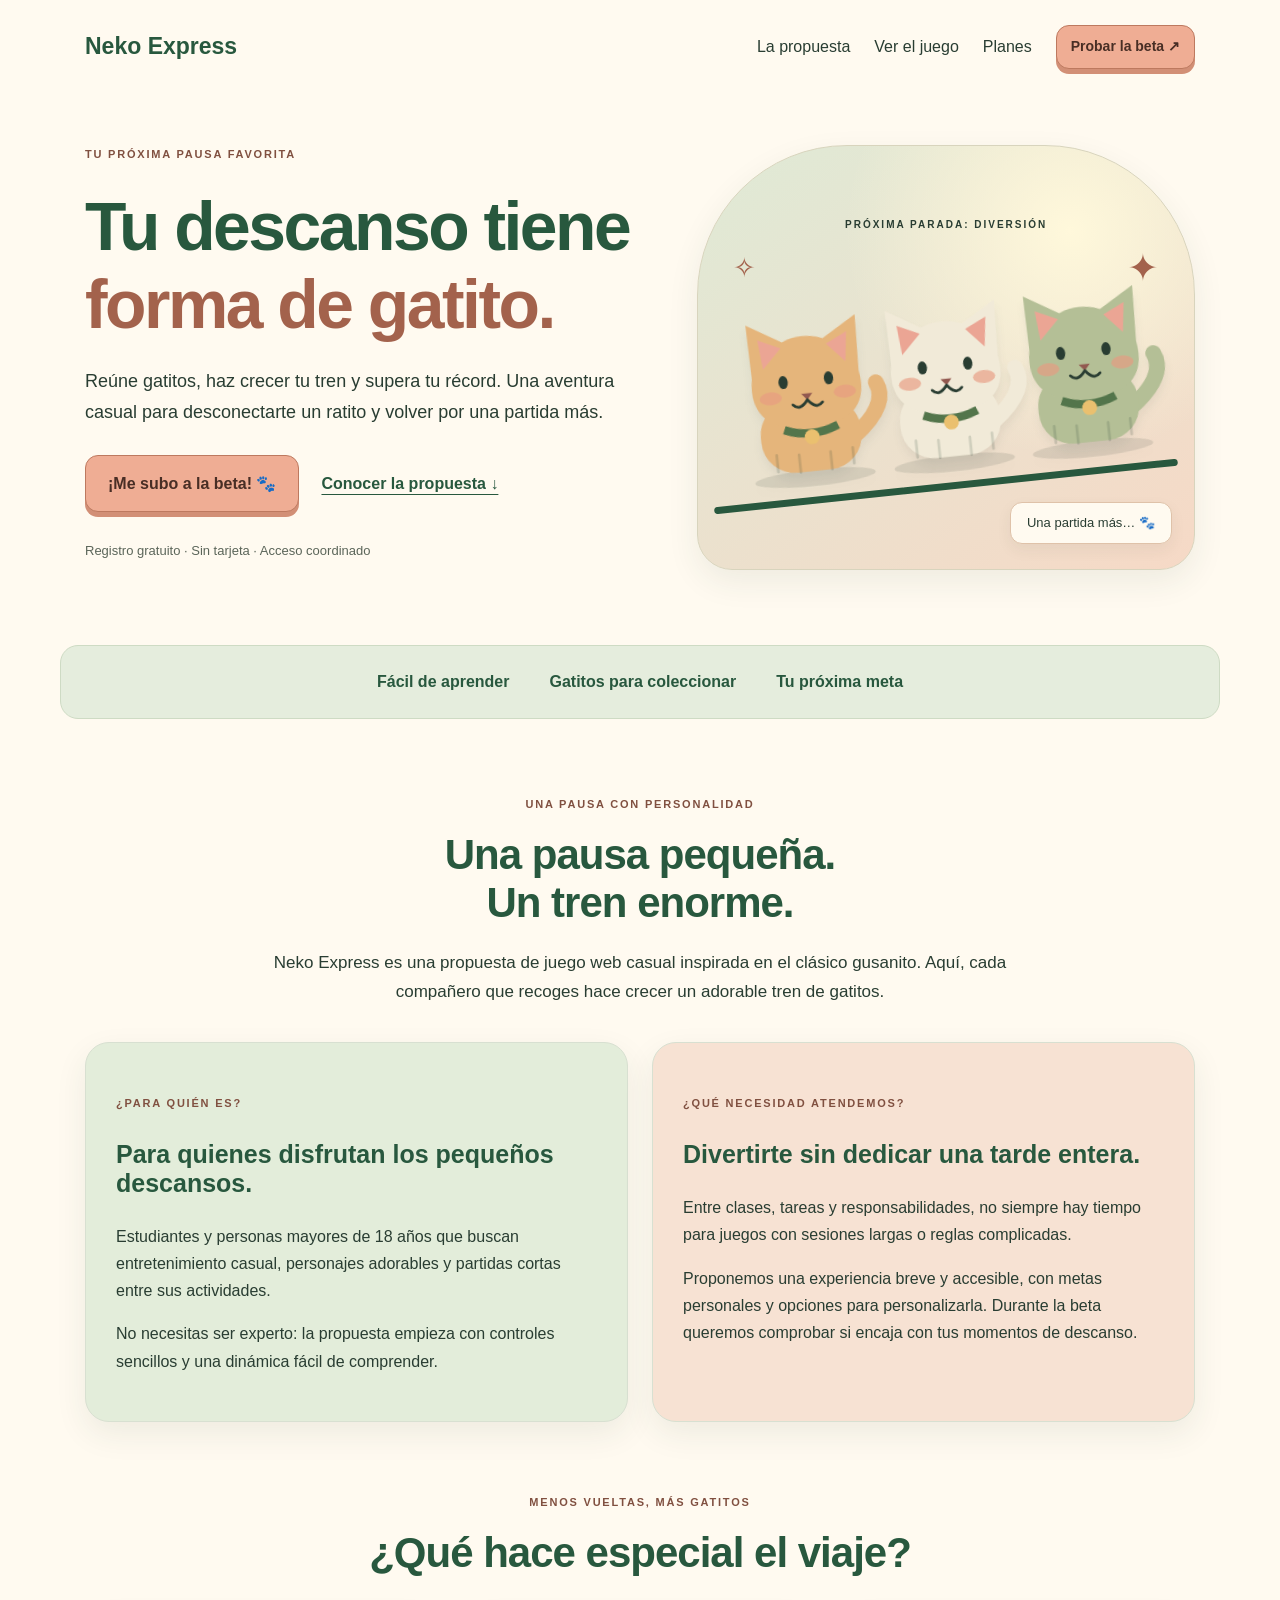
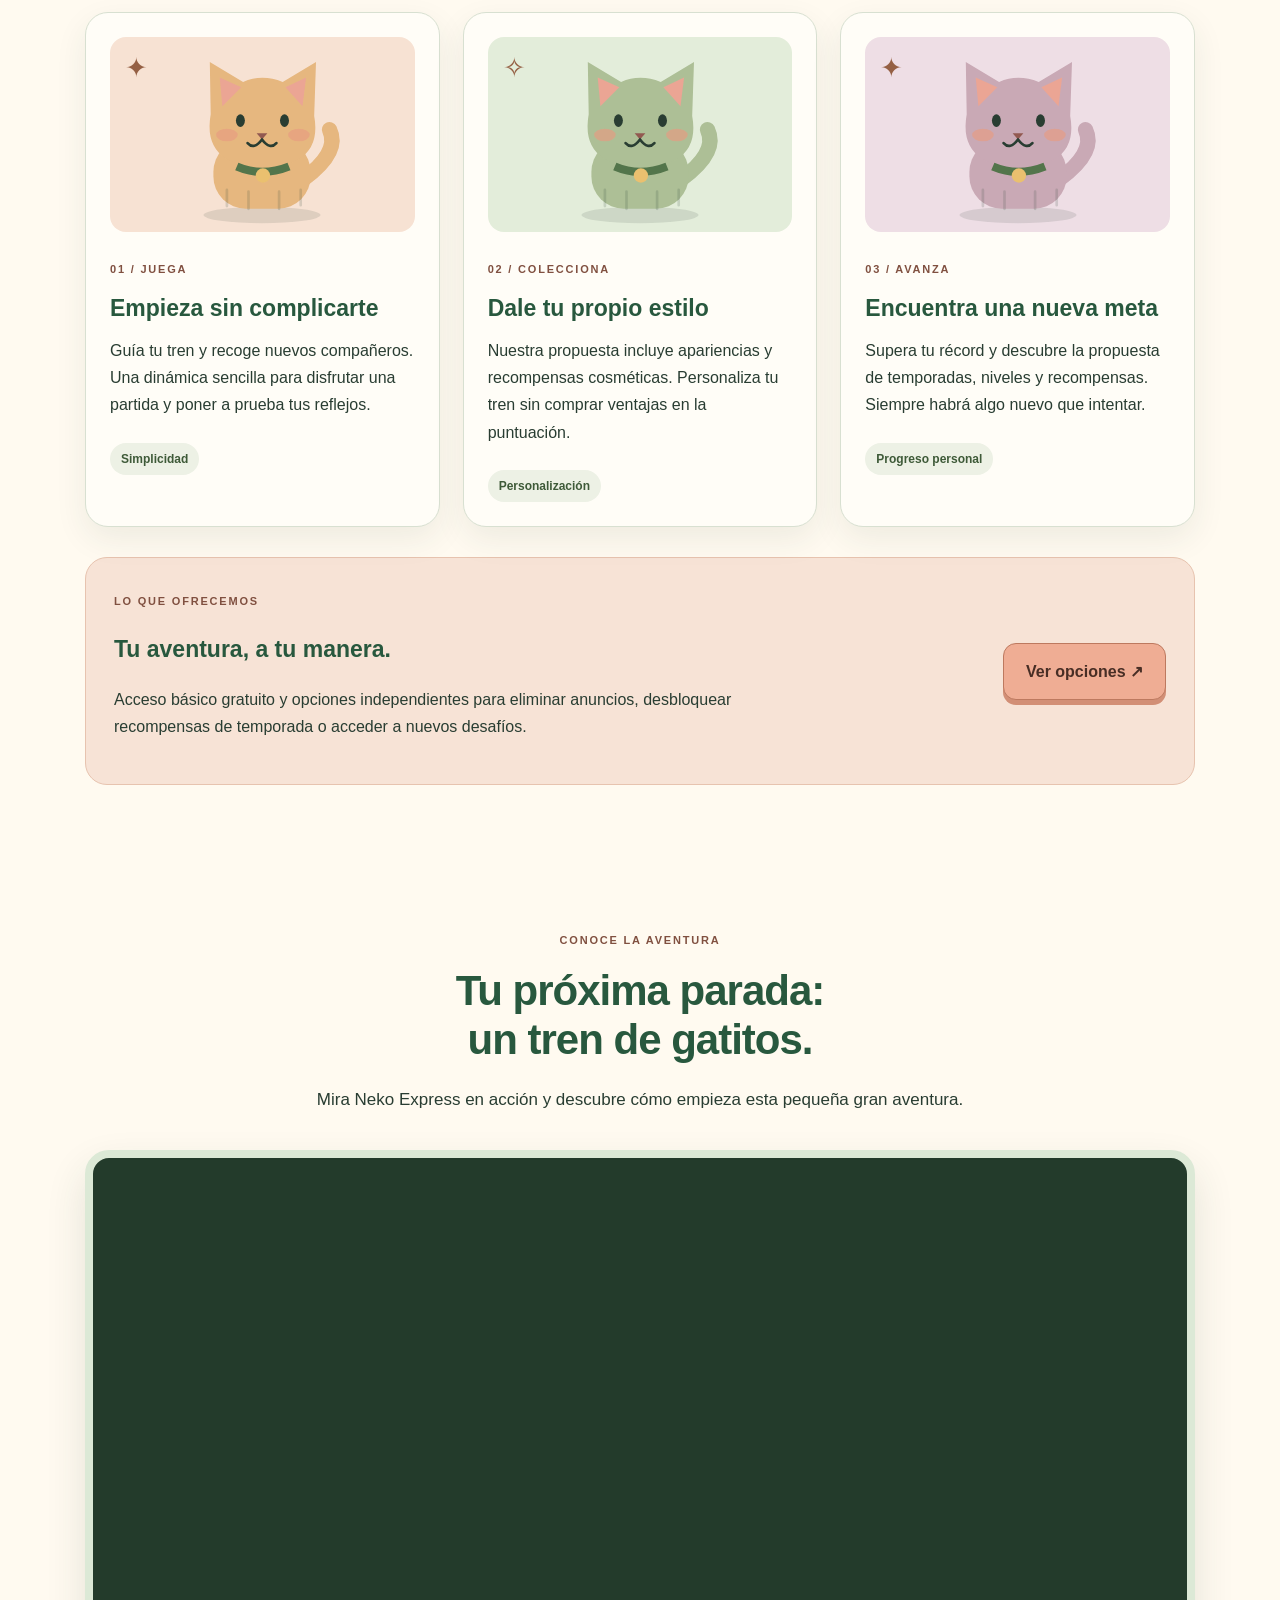
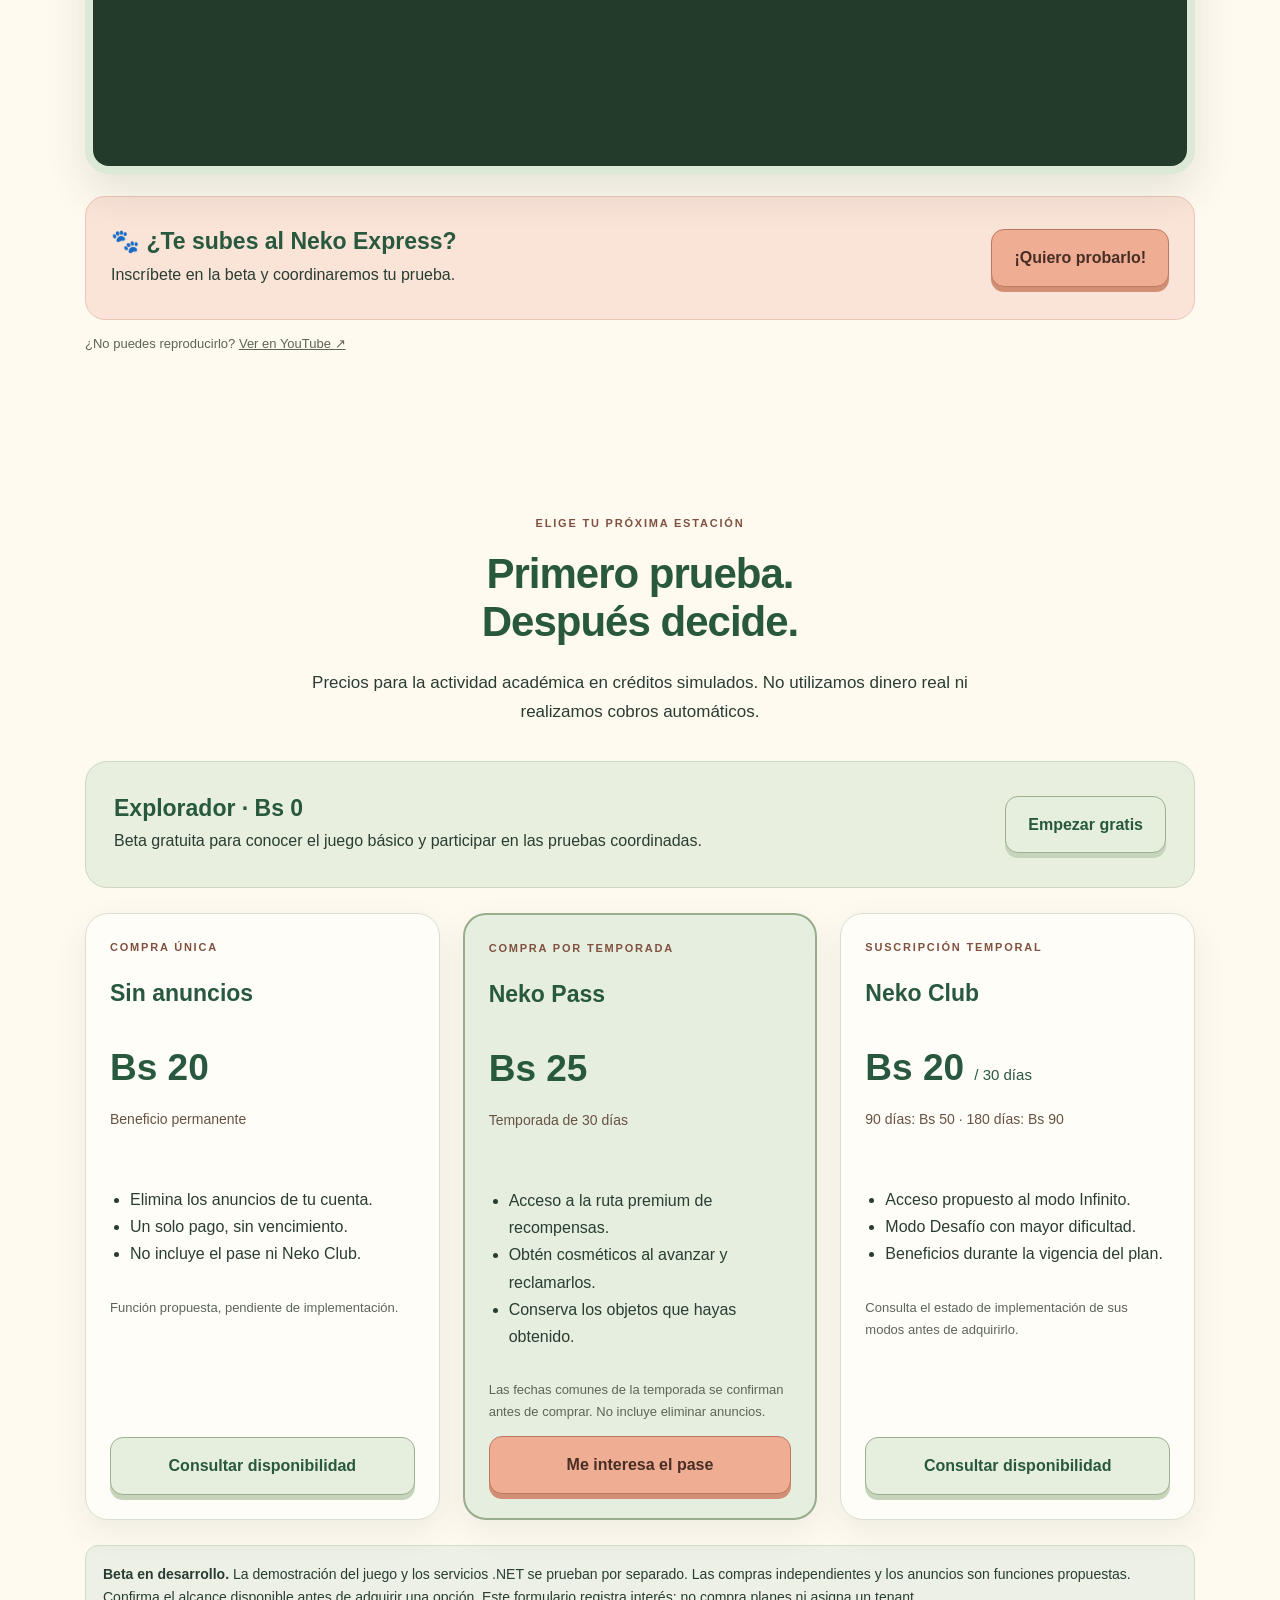
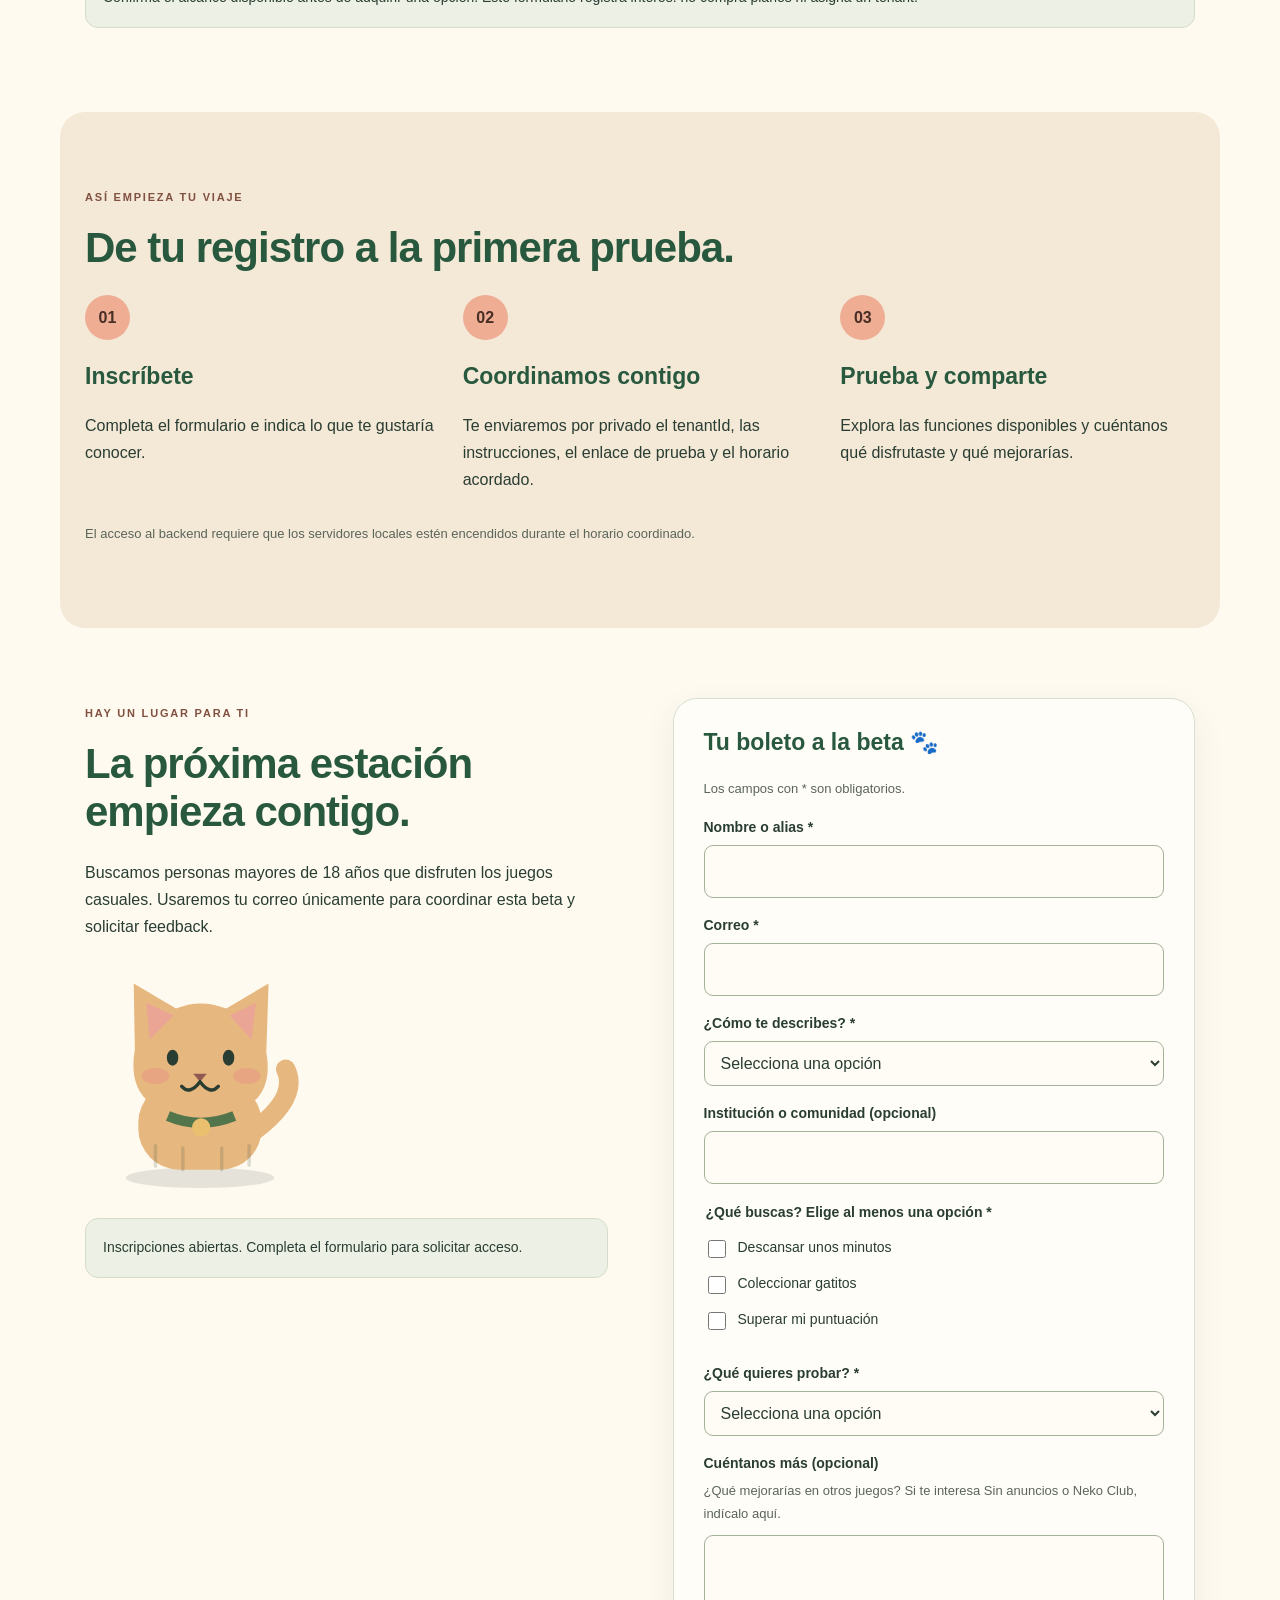
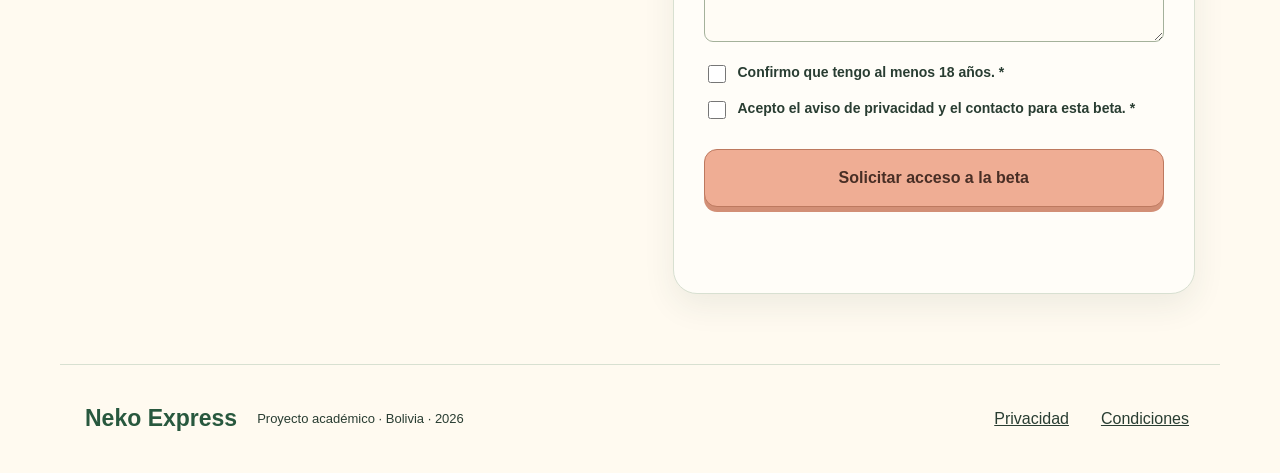
<file: nekoexpress/public/index.html>
<!DOCTYPE html>
<html lang="es">
<head>
  <meta charset="UTF-8">
  <meta name="viewport" content="width=device-width, initial-scale=1">
  <meta name="description"
        content="Neko Express: un tren de gatitos, partidas cortas y nuevos desafíos. Conoce nuestra propuesta e inscríbete en la beta.">

  <title>Neko Express · Próxima parada: diversión</title>

  <link rel="stylesheet" href="styles.css">
  <script src="config.js" defer></script>
  <script src="app.js" defer></script>
</head>

<body>
  <!-- Ilustración reutilizable, incluida en el propio HTML -->
  <svg class="svg-definitions" xmlns="http://www.w3.org/2000/svg"
       width="0" height="0" aria-hidden="true">
    <defs>
      <symbol id="neko-cat" viewBox="0 0 200 210">
        <ellipse cx="100" cy="194" rx="65" ry="9"
                 fill="#293d32" opacity=".12"/>

        <path d="M146 154 Q187 124 175 99"
              fill="none" stroke="currentColor"
              stroke-width="17" stroke-linecap="round"/>

        <rect x="46" y="110" width="108" height="77"
              rx="36" fill="currentColor"/>

        <path d="M43 82 L42 24 L79 46
                 Q100 37 123 46 L160 24 L158 84
                 Q168 139 100 142 Q33 138 43 82Z"
              fill="currentColor"/>

        <path d="M53 41 L56 73 L77 52Z
                 M149 41 L145 73 L126 52Z"
              fill="#eba594"/>

        <ellipse cx="76" cy="89" rx="5" ry="7" fill="#293d32"/>
        <ellipse cx="125" cy="89" rx="5" ry="7" fill="#293d32"/>

        <ellipse cx="61" cy="105" rx="12" ry="7"
                 fill="#e99b82" opacity=".65"/>
        <ellipse cx="141" cy="105" rx="12" ry="7"
                 fill="#e99b82" opacity=".65"/>

        <path d="M94 103 L106 103 L100 110Z" fill="#925950"/>
        <path d="M100 110 Q91 122 84 114
                 M100 110 Q109 122 116 114"
              fill="none" stroke="#293d32"
              stroke-width="3" stroke-linecap="round"/>

        <path d="M61 184 V166 M85 187 V168
                 M119 187 V168 M143 183 V166"
              fill="none" stroke="#293d32" stroke-opacity=".16"
              stroke-width="3" stroke-linecap="round"/>

        <path d="M72 140 Q100 152 130 140"
              fill="none" stroke="#53754b" stroke-width="9"/>
        <circle cx="101" cy="150" r="8" fill="#eac06f"/>
      </symbol>
    </defs>
  </svg>

  <header>
    <a class="brand" href="#" aria-label="Neko Express, inicio">
       Neko Express
    </a>

    <nav aria-label="Principal">
      <a href="#como">La propuesta</a>
      <a href="#video">Ver el juego</a>
      <a href="#planes">Planes</a>
      <a class="button small" href="#beta">Probar la beta ↗</a>
    </nav>
  </header>

  <main>
    <section class="hero">
      <div class="hero-copy">
        <span class="tag">TU PRÓXIMA PAUSA FAVORITA</span>

        <h1>Tu descanso tiene<br><em>forma de gatito.</em></h1>

        <p class="intro">
          Reúne gatitos, haz crecer tu tren y supera tu récord.
          Una aventura casual para desconectarte un ratito
          y volver por una partida más.
        </p>

        <div class="hero-actions">
          <a class="button" href="#beta">¡Me subo a la beta! 🐾</a>
          <a class="text-link" href="#como">Conocer la propuesta ↓</a>
        </div>

        <p class="fine">
          Registro gratuito · Sin tarjeta · Acceso coordinado
        </p>
      </div>

      <div class="art" role="img"
           aria-label="Tres gatitos forman un pequeño tren">
        <span class="art-tag">PRÓXIMA PARADA: DIVERSIÓN</span>
        <span class="spark spark-one">✦</span>
        <span class="spark spark-two">✧</span>

        <div class="cat-train">
          <svg class="cat cat-orange" aria-hidden="true">
            <use href="#neko-cat"/>
          </svg>
          <svg class="cat cat-cream" aria-hidden="true">
            <use href="#neko-cat"/>
          </svg>
          <svg class="cat cat-sage" aria-hidden="true">
            <use href="#neko-cat"/>
          </svg>
        </div>

        <div class="rail"></div>
        <span class="art-note">Una partida más… 🐾</span>
      </div>
    </section>

    <div class="ribbon">
      <span> Fácil de aprender</span>
      <span> Gatitos para coleccionar</span>
      <span> Tu próxima meta</span>
    </div>

    <section id="como">
      <div class="section-heading">
        <span class="tag">UNA PAUSA CON PERSONALIDAD</span>
        <h2>Una pausa pequeña.<br>Un tren enorme.</h2>
        <p>
          Neko Express es una propuesta de juego web casual inspirada
          en el clásico gusanito. Aquí, cada compañero que recoges
          hace crecer un adorable tren de gatitos.
        </p>
      </div>

      <div class="story-grid">
        <article class="story-card sage">
          <span class="story-icon"></span>
          <span class="tag">¿PARA QUIÉN ES?</span>
          <h3>Para quienes disfrutan los pequeños descansos.</h3>
          <p>
            Estudiantes y personas mayores de 18 años que buscan
            entretenimiento casual, personajes adorables
            y partidas cortas entre sus actividades.
          </p>
          <p>
            No necesitas ser experto: la propuesta empieza con
            controles sencillos y una dinámica fácil de comprender.
          </p>
        </article>

        <article class="story-card peach">
          <span class="story-icon"></span>
          <span class="tag">¿QUÉ NECESIDAD ATENDEMOS?</span>
          <h3>Divertirte sin dedicar una tarde entera.</h3>
          <p>
            Entre clases, tareas y responsabilidades, no siempre
            hay tiempo para juegos con sesiones largas
            o reglas complicadas.
          </p>
          <p>
            Proponemos una experiencia breve y accesible,
            con metas personales y opciones para personalizarla.
            Durante la beta queremos comprobar si encaja
            con tus momentos de descanso.
          </p>
        </article>
      </div>

      <div class="section-heading">
        <span class="tag">MENOS VUELTAS, MÁS GATITOS</span>
        <h2>¿Qué hace especial el viaje?</h2>
      </div>

      <div class="grid">
        <article class="feature-card">
          <div class="feature-image peach">
            <svg class="feature-cat orange" role="img"
                 aria-label="Gatito naranja">
              <use href="#neko-cat"/>
            </svg>
            <span class="picture-star">✦</span>
          </div>

          <span class="tag">01 / JUEGA</span>
          <h3>Empieza sin complicarte</h3>
          <p>
            Guía tu tren y recoge nuevos compañeros.
            Una dinámica sencilla para disfrutar una partida
            y poner a prueba tus reflejos.
          </p>
          <span class="pill"> Simplicidad</span>
        </article>

        <article class="feature-card">
          <div class="feature-image sage">
            <svg class="feature-cat green-cat" role="img"
                 aria-label="Gatito verde salvia">
              <use href="#neko-cat"/>
            </svg>
            <span class="picture-star">✧</span>
          </div>

          <span class="tag">02 / COLECCIONA</span>
          <h3>Dale tu propio estilo</h3>
          <p>
            Nuestra propuesta incluye apariencias y recompensas
            cosméticas. Personaliza tu tren sin comprar ventajas
            en la puntuación.
          </p>
          <span class="pill"> Personalización</span>
        </article>

        <article class="feature-card">
          <div class="feature-image rose">
            <svg class="feature-cat pink-cat" role="img"
                 aria-label="Gatito rosado">
              <use href="#neko-cat"/>
            </svg>
            <span class="picture-star">✦</span>
          </div>

          <span class="tag">03 / AVANZA</span>
          <h3>Encuentra una nueva meta</h3>
          <p>
            Supera tu récord y descubre la propuesta
            de temporadas, niveles y recompensas.
            Siempre habrá algo nuevo que intentar.
          </p>
          <span class="pill"> Progreso personal</span>
        </article>
      </div>

      <div class="offer-banner">
        <div>
          <span class="tag">LO QUE OFRECEMOS</span>
          <h3>Tu aventura, a tu manera.</h3>
          <p>
            Acceso básico gratuito y opciones independientes
            para eliminar anuncios, desbloquear recompensas
            de temporada o acceder a nuevos desafíos.
          </p>
        </div>
        <a class="button" href="#planes">Ver opciones ↗</a>
      </div>
    </section>
    <section id="video">
  <div class="section-heading">
    <span class="tag">CONOCE LA AVENTURA</span>
    <h2>Tu próxima parada:<br>un tren de gatitos.</h2>
    <p>
      Mira Neko Express en acción y descubre
      cómo empieza esta pequeña gran aventura.
    </p>
  </div>

  <div class="youtube-frame">
    <iframe
      src="https://youtu.be/wd0BMgyX-uQ"
      title="Presentación de Neko Express"
      loading="lazy"
      referrerpolicy="strict-origin-when-cross-origin"
      allow="accelerometer; autoplay; clipboard-write; encrypted-media; gyroscope; picture-in-picture; web-share"
      allowfullscreen>
    </iframe>
  </div>

  <div class="video-invitation">
    <div>
      <h3>🐾 ¿Te subes al Neko Express?</h3>
      <p>Inscríbete en la beta y coordinaremos tu prueba.</p>
    </div>

    <a class="button" href="#beta">¡Quiero probarlo!</a>
  </div>

  <p class="fine">
    ¿No puedes reproducirlo?
    <a href="https://youtu.be/wd0BMgyX-uQ"
       target="_blank"
       rel="noopener noreferrer">
      Ver en YouTube ↗
    </a>
  </p>
</section>

    <section id="planes">
      <div class="section-heading">
        <span class="tag">ELIGE TU PRÓXIMA ESTACIÓN</span>
        <h2>Primero prueba.<br>Después decide.</h2>
        <p>
          Precios para la actividad académica en créditos simulados.
          No utilizamos dinero real ni realizamos cobros automáticos.
        </p>
      </div>

      <div class="free-banner">
        <div>
          <h3> Explorador · Bs 0</h3>
          <p>
            Beta gratuita para conocer el juego básico
            y participar en las pruebas coordinadas.
          </p>
        </div>
        <a class="button secondary" href="#beta"
           data-interest="Beta gratuita">Empezar gratis</a>
      </div>

      <div class="plans">
        <article>
          <span class="tag">COMPRA ÚNICA</span>
          <h3> Sin anuncios</h3>
          <p class="price">Bs 20</p>
          <p class="duration">Beneficio permanente</p>

          <ul>
            <li>Elimina los anuncios de tu cuenta.</li>
            <li>Un solo pago, sin vencimiento.</li>
            <li>No incluye el pase ni Neko Club.</li>
          </ul>

          <p class="fine">Función propuesta, pendiente de implementación.</p>
          <a class="button secondary" href="#beta">
            Consultar disponibilidad
          </a>
        </article>

        <article class="featured">
          <span class="tag">COMPRA POR TEMPORADA</span>
          <h3> Neko Pass</h3>
          <p class="price">Bs 25</p>
          <p class="duration">Temporada de 30 días</p>

          <ul>
            <li>Acceso a la ruta premium de recompensas.</li>
            <li>Obtén cosméticos al avanzar y reclamarlos.</li>
            <li>Conserva los objetos que hayas obtenido.</li>
          </ul>

          <p class="fine">
            Las fechas comunes de la temporada se confirman
            antes de comprar. No incluye eliminar anuncios.
          </p>

          <a class="button" href="#beta" data-interest="Neko Pass">
            Me interesa el pase
          </a>
        </article>

        <article>
          <span class="tag">SUSCRIPCIÓN TEMPORAL</span>
          <h3> Neko Club</h3>
          <p class="price">Bs 20 <small>/ 30 días</small></p>
          <p class="duration">90 días: Bs 50 · 180 días: Bs 90</p>

          <ul>
            <li>Acceso propuesto al modo Infinito.</li>
            <li>Modo Desafío con mayor dificultad.</li>
            <li>Beneficios durante la vigencia del plan.</li>
          </ul>

          <p class="fine">
            Consulta el estado de implementación de sus modos
            antes de adquirirlo.
          </p>
          <a class="button secondary" href="#beta">
            Consultar disponibilidad
          </a>
        </article>
      </div>

      <p class="notice">
        <strong>Beta en desarrollo.</strong>
        La demostración del juego y los servicios .NET se prueban
        por separado. Las compras independientes y los anuncios
        son funciones propuestas. Confirma el alcance disponible
        antes de adquirir una opción. Este formulario registra
        interés: no compra planes ni asigna un tenant.
      </p>
    </section>

    <section class="steps-section">
      <span class="tag">ASÍ EMPIEZA TU VIAJE</span>
      <h2>De tu registro a la primera prueba.</h2>

      <div class="grid steps-grid">
        <article>
          <span class="step-number">01</span>
          <h3>Inscríbete</h3>
          <p>
            Completa el formulario e indica
            lo que te gustaría conocer.
          </p>
        </article>

        <article>
          <span class="step-number">02</span>
          <h3>Coordinamos contigo</h3>
          <p>
            Te enviaremos por privado el tenantId,
            las instrucciones, el enlace de prueba
            y el horario acordado.
          </p>
        </article>

        <article>
          <span class="step-number">03</span>
          <h3>Prueba y comparte</h3>
          <p>
            Explora las funciones disponibles
            y cuéntanos qué disfrutaste y qué mejorarías.
          </p>
        </article>
      </div>

      <p class="fine">
        El acceso al backend requiere que los servidores locales
        estén encendidos durante el horario coordinado.
      </p>
    </section>

    <section id="beta" class="signup">
      <div>
        <span class="tag">HAY UN LUGAR PARA TI</span>
        <h2>La próxima estación<br>empieza contigo.</h2>
        <p>
          Buscamos personas mayores de 18 años que disfruten
          los juegos casuales. Usaremos tu correo únicamente
          para coordinar esta beta y solicitar feedback.
        </p>

        <svg class="signup-cat orange" aria-hidden="true">
          <use href="#neko-cat"/>
        </svg>

        <p id="connection" class="notice"></p>
      </div>

      <form id="betaForm">
        <h3>Tu boleto a la beta 🐾</h3>
        <p class="fine">Los campos con * son obligatorios.</p>

        <label for="nombre">Nombre o alias *</label>
        <input id="nombre" name="nombre" required
               minlength="2" maxlength="80" autocomplete="nickname">

        <label for="correo">Correo *</label>
        <input id="correo" name="correo" type="email"
               required maxlength="160" autocomplete="email">

        <label for="perfil">¿Cómo te describes? *</label>
        <select id="perfil" required>
          <option value="">Selecciona una opción</option>
          <option>Estudiante</option>
          <option>Jugador casual</option>
          <option>Otro</option>
        </select>

        <label for="organizacion">Institución o comunidad (opcional)</label>
        <input id="organizacion" maxlength="100">

        <fieldset>
          <legend>¿Qué buscas? Elige al menos una opción *</legend>

          <label class="check">
            <input type="checkbox" name="necesidad"
                   value="Descansar unos minutos">
            Descansar unos minutos
          </label>

          <label class="check">
            <input type="checkbox" name="necesidad"
                   value="Coleccionar gatitos">
            Coleccionar gatitos
          </label>

          <label class="check">
            <input type="checkbox" name="necesidad"
                   value="Superar mi puntuación">
            Superar mi puntuación
          </label>
        </fieldset>

        <label for="interes">¿Qué quieres probar? *</label>
        <select id="interes" required>
          <option value="">Selecciona una opción</option>
          <option value="Beta gratuita">Beta gratuita</option>
          <option value="Neko Pass">Neko Pass</option>
          <option value="Ambos">Beta gratuita y Neko Pass</option>
        </select>

        <label for="comentario">Cuéntanos más (opcional)</label>
        <p class="field-help" id="comentario-help">
          ¿Qué mejorarías en otros juegos? Si te interesa
          Sin anuncios o Neko Club, indícalo aquí.
        </p>
        <textarea id="comentario" maxlength="600" rows="3"
                  aria-describedby="comentario-help"></textarea>

        <label class="check">
          <input id="adulto" type="checkbox" required>
          Confirmo que tengo al menos 18 años. *
        </label>

        <label class="check">
          <input id="consentimiento" type="checkbox" required>
          Acepto el aviso de privacidad y el contacto para esta beta. *
        </label>

        <label class="trap" aria-hidden="true">
          Sitio web
          <input id="website" tabindex="-1" autocomplete="off">
        </label>

        <button id="send" class="button" type="submit">
          Solicitar acceso a la beta
        </button>

        <p id="message" role="status" aria-live="polite"></p>
      </form>
    </section>
  </main>

  <footer>
    <a class="brand" href="#"> Neko Express</a>
    <p>Proyecto académico · Bolivia · 2026</p>
    <button type="button" data-dialog="privacy">Privacidad</button>
    <button type="button" data-dialog="terms">Condiciones</button>
  </footer>

  <dialog id="privacy" aria-labelledby="privacy-title">
    <h2 id="privacy-title">Aviso de privacidad</h2>
    <p>
      Guardamos nombre o alias, correo, perfil, institución opcional,
      necesidades, interés, comentario, consentimiento y fecha
      en Supabase. La finalidad es coordinar la beta académica
      y recoger feedback. No publicamos ni vendemos tus datos.
    </p>
    <p>
      El acceso se limita al responsable y sus proveedores técnicos.
      Conservación propuesta: hasta 90 días después de finalizar
      la beta; el responsable debe ejecutar la eliminación.
      Puedes solicitar acceso, corrección o eliminación
      mediante el contacto indicado.
    </p>
    <p>No envíes contraseñas ni información sensible.</p>
    <p class="contact"></p>
    <button type="button" class="button close">Entendido</button>
  </dialog>

  <dialog id="terms" aria-labelledby="terms-title">
    <h2 id="terms-title">Condiciones de la beta</h2>
    <p>
      Participación voluntaria para mayores de 18 años.
      Prototipo educativo sujeto a cambios y disponibilidad.
      Registrarte expresa interés: no compra un plan,
      no crea una cuenta de juego ni garantiza acceso inmediato.
    </p>
    <p>
      Precios en créditos simulados: Sin anuncios Bs 20,
      pago único; Neko Pass Bs 25 por temporada de 30 días;
      Neko Club Bs 20, Bs 50 o Bs 90 por 30, 90 o 180 días.
      No hay cobros reales ni renovaciones automáticas.
    </p>
    <p>
      La temporada tiene fechas comunes, que se informarán
      antes de comprar. Los beneficios deben comprobarse
      durante la prueba coordinada. Las funciones propuestas
      pueden no estar implementadas todavía.
    </p>
    <p>
      No publiques datos personales ni tenantId en el foro.
      El tenantId identifica el entorno de prueba;
      no sustituye un inicio de sesión seguro.
    </p>
    <p class="contact"></p>
    <button type="button" class="button close">Entendido</button>
  </dialog>
</body>
</html>
</file>
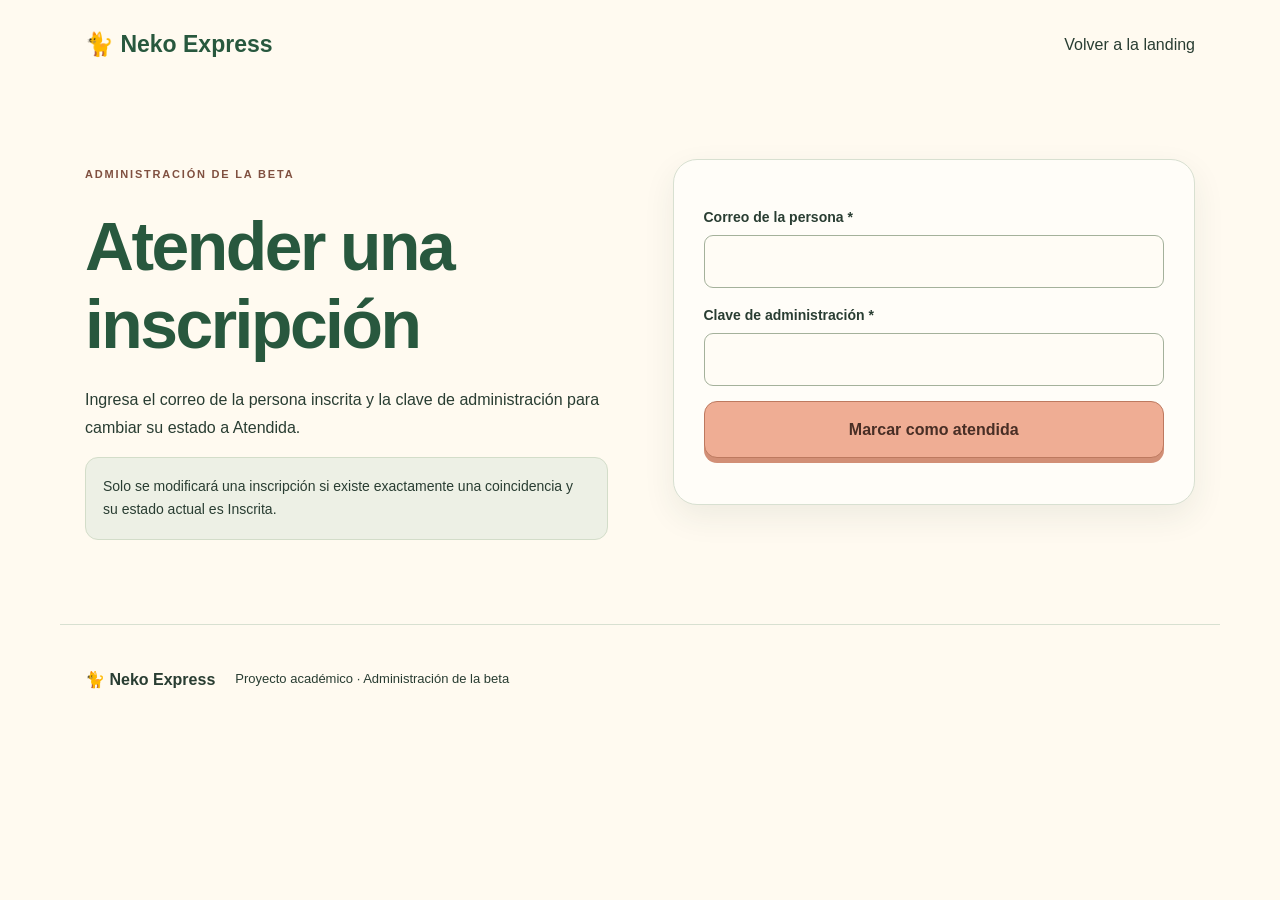
<file: nekoexpress/public/atender.html>
<!doctype html>
<html lang="es">
  <head>
    <meta charset="utf-8" />
    <meta name="viewport" content="width=device-width, initial-scale=1" />

    <title>Atender inscripciones · Neko Express</title>

    <link rel="stylesheet" href="styles.css" />
    <script src="atender.js" defer></script>
  </head>

  <body>
    <header>
      <a class="brand" href="index.html">🐈 Neko Express</a>

      <nav aria-label="Principal">
        <a href="index.html">Volver a la landing</a>
      </nav>
    </header>

    <main>
      <section class="signup">
        <div>
          <span class="tag">ADMINISTRACIÓN DE LA BETA</span>

          <h1>Atender una inscripción</h1>

          <p>
            Ingresa el correo de la persona inscrita y la clave de
            administración para cambiar su estado a Atendida.
          </p>

          <p class="notice">
            Solo se modificará una inscripción si existe exactamente
            una coincidencia y su estado actual es Inscrita.
          </p>
        </div>

        <form id="atenderForm">
          <label for="correoAtender">Correo de la persona *</label>
          <input
            id="correoAtender"
            type="email"
            maxlength="160"
            required
          />

          <label for="claveAdmin">Clave de administración *</label>
          <input
            id="claveAdmin"
            type="password"
            autocomplete="current-password"
            required
          />

          <button id="botonAtender" class="button" type="submit">
            Marcar como atendida
          </button>

          <p id="resultadoAtender" role="status" aria-live="polite"></p>
        </form>
      </section>
    </main>

    <footer>
      <b>🐈 Neko Express</b>
      <p>Proyecto académico · Administración de la beta</p>
    </footer>
  </body>
</html>
</file>
<file: nekoexpress/public/styles.css>
:root {
  --ink: #293d32;
  --green: #28583e;
  --cream: #fffaf0;
  --line: #d8e0d1;
  --coral: #efad94;
  --shadow: 0 12px 32px rgba(41, 61, 50, .08);
}

* {
  box-sizing: border-box;
}

html {
  scroll-behavior: smooth;
  scroll-padding-top: 25px;
}

body {
  margin: 0;
  background: var(--cream);
  color: var(--ink);
  font: 16px/1.7 "Trebuchet MS", Verdana, sans-serif;
}

.svg-definitions {
  position: absolute;
  overflow: hidden;
}

header,
main,
footer {
  max-width: 1160px;
  margin: auto;
}

header {
  display: flex;
  align-items: center;
  justify-content: space-between;
  gap: 20px;
  padding: 25px;
}

a {
  color: inherit;
}

.brand {
  font-size: 23px;
  font-weight: bold;
  color: var(--green);
  text-decoration: none;
}

nav {
  display: flex;
  align-items: center;
  gap: 24px;
}

nav a {
  text-decoration: none;
}

section {
  padding: 70px 25px;
}

h1,
h2,
h3 {
  line-height: 1.15;
}

h1 {
  font-size: clamp(40px, 5.3vw, 68px);
  letter-spacing: -2.5px;
  margin: 22px 0;
  color: var(--green);
}

h1 em {
  font-style: normal;
  color: #a3624c;
}

h2 {
  font-size: clamp(30px, 3.6vw, 42px);
  letter-spacing: -1px;
  color: var(--green);
  margin: 15px 0 22px;
}

h3 {
  font-size: 23px;
  color: var(--green);
}

.tag {
  color: #805040;
  font-size: 11px;
  font-weight: bold;
  letter-spacing: 1.8px;
}

.fine,
.field-help {
  color: #5b6559;
  font-size: 13px;
}

.button {
  display: inline-block;
  padding: 14px 22px;
  background: var(--coral);
  color: #482e25;
  border: 1px solid #bd795f;
  border-radius: 13px;
  font: inherit;
  font-weight: bold;
  text-decoration: none;
  cursor: pointer;
  box-shadow: 0 5px 0 #d28f76;
  transition:
    transform .2s ease,
    box-shadow .2s ease,
    background .2s ease;
}

.button:hover {
  background: #f5bea7;
  transform: translateY(-3px);
  box-shadow: 0 8px 0 #d28f76;
}

.button:active {
  transform: translateY(2px);
  box-shadow: 0 2px 0 #d28f76;
}

.small {
  padding: 9px 14px;
  font-size: 14px;
}

.secondary {
  background: #e6efde;
  color: var(--green);
  border-color: #9eaf92;
  box-shadow: 0 5px 0 #c6d4bb;
}

.hero {
  display: grid;
  grid-template-columns: 1.15fr 1fr;
  gap: 40px;
  align-items: center;
  padding-top: 45px;
}

.hero-copy {
  animation: enter .8s ease both;
}

.intro {
  max-width: 530px;
  font-size: 18px;
}

.hero-actions {
  display: flex;
  align-items: center;
  flex-wrap: wrap;
  gap: 22px;
  margin: 28px 0;
}

.text-link {
  color: var(--green);
  font-weight: bold;
  text-underline-offset: 5px;
}

.art {
  position: relative;
  min-height: 425px;
  padding: 35px 15px;
  background:
    radial-gradient(circle at 75% 20%, #fff8db, transparent 45%),
    linear-gradient(145deg, #dfead6, #f6d9c6);
  border: 1px solid #d8d4bd;
  border-radius: 150px 150px 35px 35px;
  box-shadow: var(--shadow);
  overflow: hidden;
  animation: enter 1s .1s ease both;
}

.art-tag {
  display: block;
  text-align: center;
  font-size: 10px;
  font-weight: bold;
  letter-spacing: 2px;
  margin-top: 35px;
}

.cat-train {
  display: flex;
  align-items: flex-end;
  margin-top: 45px;
  transform: rotate(-6deg);
}

.cat {
  flex-shrink: 0;
  width: 40%;
  height: 205px;
  filter: drop-shadow(0 7px 4px #293d3212);
  animation: float 4s ease-in-out infinite;
}

.cat-orange {
  color: #e5b57b;
  z-index: 3;
}

.cat-cream {
  color: #f1ead8;
  margin-left: -10%;
  animation-delay: -.7s;
  z-index: 2;
}

.cat-sage {
  color: #b4bf96;
  margin-left: -10%;
  animation-delay: -1.4s;
}

.rail {
  height: 7px;
  background: var(--green);
  border-radius: 10px;
  transform: rotate(-6deg);
}

.art-note {
  position: absolute;
  right: 22px;
  bottom: 25px;
  padding: 9px 16px;
  background: #fffaf0;
  border: 1px solid #dfc2a9;
  border-radius: 12px;
  font-size: 13px;
  box-shadow: 0 6px 15px #293d3210;
}

.spark {
  position: absolute;
  color: #a3624c;
  animation: sparkle 3s ease-in-out infinite;
}

.spark-one {
  right: 35px;
  top: 90px;
  font-size: 38px;
}

.spark-two {
  left: 35px;
  top: 100px;
  font-size: 27px;
  animation-delay: 1s;
}

.ribbon {
  display: flex;
  justify-content: center;
  flex-wrap: wrap;
  gap: 15px 40px;
  padding: 22px;
  background: #e5eddd;
  color: var(--green);
  border: 1px solid #cedbc4;
  border-radius: 18px;
  font-weight: bold;
}

.section-heading {
  max-width: 740px;
  margin: 0 auto 35px;
  text-align: center;
}

.section-heading p {
  font-size: 17px;
}

.story-grid {
  display: grid;
  grid-template-columns: repeat(2, minmax(0, 1fr));
  gap: 24px;
  margin: 35px 0 65px;
}

.story-card {
  padding: 30px;
  border: 1px solid var(--line);
  border-radius: 24px;
  box-shadow: var(--shadow);
}

.story-card h3 {
  font-size: 25px;
}

.story-icon {
  display: block;
  margin-bottom: 15px;
  font-size: 37px;
}

.sage {
  background: #e3edda;
}

.peach {
  background: #f7e2d3;
}

.rose {
  background: #eedee5;
}

.grid,
.plans {
  display: grid;
  grid-template-columns: repeat(3, minmax(0, 1fr));
  gap: 23px;
}

.feature-card,
.plans article {
  padding: 24px;
  background: #fffdf7;
  border: 1px solid var(--line);
  border-radius: 23px;
  box-shadow: var(--shadow);
  transition: transform .25s ease, box-shadow .25s ease;
}

.feature-card:hover,
.plans article:hover {
  transform: translateY(-7px);
  box-shadow: 0 22px 40px rgba(41, 61, 50, .13);
}

.feature-image {
  position: relative;
  display: grid;
  place-items: center;
  height: 195px;
  margin-bottom: 22px;
  border-radius: 16px;
  overflow: hidden;
}

.feature-cat {
  width: 180px;
  height: 190px;
  transition: transform .3s ease;
}

.feature-card:hover .feature-cat {
  transform: rotate(-5deg) scale(1.04);
}

.orange {
  color: #e6b77f;
}

.green-cat {
  color: #adbf96;
}

.pink-cat {
  color: #c9a9b5;
}

.picture-star {
  position: absolute;
  left: 15px;
  top: 9px;
  color: #956044;
  font-size: 27px;
}

.feature-card h3 {
  margin: 13px 0;
}

.pill {
  display: inline-block;
  margin-top: 8px;
  padding: 6px 11px;
  background: #edf1e5;
  color: #3e5a38;
  border-radius: 20px;
  font-size: 12px;
  font-weight: bold;
}

.offer-banner,
.free-banner {
  display: flex;
  justify-content: space-between;
  align-items: center;
  gap: 25px;
  padding: 28px;
  border-radius: 22px;
}

.offer-banner {
  margin-top: 30px;
  background: #f7e3d6;
  border: 1px solid #e7c3af;
}

.offer-banner p {
  max-width: 640px;
}

.offer-banner .button,
.free-banner .button {
  flex-shrink: 0;
  text-align: center;
}

.free-banner {
  margin-bottom: 25px;
  background: #e8efdf;
  border: 1px solid #cbd9c1;
}

.free-banner h3,
.free-banner p {
  margin: 5px 0;
}

.plans article {
  display: flex;
  flex-direction: column;
}

.plans .featured {
  background: #e5eedf;
  border: 2px solid #97ad8b;
}

.price {
  margin: 8px 0;
  color: var(--green);
  font-size: 37px;
  font-weight: bold;
}

.price small {
  font-size: 15px;
  font-weight: normal;
}

.duration {
  min-height: 48px;
  margin-top: 0;
  font-size: 14px;
  color: #675344;
}

.plans ul {
  padding-left: 20px;
}

.plans .button {
  margin-top: auto;
  text-align: center;
}

.notice {
  padding: 17px;
  background: #edf0e5;
  border: 1px solid #d3ddc9;
  border-radius: 13px;
  font-size: 14px;
}

.plans + .notice {
  margin-top: 25px;
}

.steps-section {
  background: #f4e8d7;
  border-radius: 25px;
}

.step-number {
  display: inline-grid;
  place-items: center;
  width: 45px;
  height: 45px;
  background: var(--coral);
  color: #482e25;
  border-radius: 50%;
  font-weight: bold;
}

.signup {
  display: grid;
  grid-template-columns: 1fr 1fr;
  gap: 65px;
  align-items: start;
}

.signup-cat {
  width: 230px;
  height: 240px;
}

form {
  padding: 30px;
  background: #fffdf8;
  border: 1px solid var(--line);
  border-radius: 24px;
  box-shadow: var(--shadow);
}

form h3 {
  margin-top: 0;
}

form > label,
legend {
  display: block;
  margin-top: 16px;
  font-size: 14px;
  font-weight: bold;
}

input:not([type="checkbox"]),
select,
textarea {
  width: 100%;
  margin-top: 5px;
  padding: 12px;
  background: #fffcf5;
  color: var(--ink);
  border: 1px solid #a4b19b;
  border-radius: 9px;
  font: inherit;
  transition: border-color .2s, box-shadow .2s;
}

input:focus,
select:focus,
textarea:focus {
  border-color: #6c8b60;
  box-shadow: 0 0 0 3px #dce8d3;
}

.field-help {
  margin: 5px 0;
}

fieldset {
  border: 0;
  padding: 0;
  margin: 17px 0;
}

.check {
  display: flex;
  align-items: flex-start;
  gap: 9px;
  margin: 12px 0;
  font-size: 14px;
  line-height: 1.5;
}

input[type="checkbox"] {
  width: 18px;
  height: 18px;
  flex-shrink: 0;
  accent-color: var(--green);
}

form .button {
  width: 100%;
  margin-top: 15px;
}

button:disabled {
  opacity: .65;
  cursor: wait;
}

button:disabled::after {
  content: "";
  display: inline-block;
  width: 13px;
  height: 13px;
  margin-left: 10px;
  border: 2px solid #482e2540;
  border-top-color: #482e25;
  border-radius: 50%;
  vertical-align: middle;
  animation: spin .8s linear infinite;
}

.trap {
  display: none;
}

#message {
  min-height: 24px;
  font-weight: bold;
}

.error {
  color: #a12525;
}

.success {
  color: #245d35;
}

footer {
  display: flex;
  flex-wrap: wrap;
  align-items: center;
  gap: 20px;
  padding: 30px 25px;
  border-top: 1px solid var(--line);
}

footer p {
  margin-right: auto;
  font-size: 13px;
}

footer button {
  border: 0;
  background: transparent;
  color: var(--ink);
  font: inherit;
  text-decoration: underline;
  cursor: pointer;
}

dialog {
  width: calc(100% - 32px);
  max-width: 650px;
  padding: 30px;
  background: var(--cream);
  color: var(--ink);
  border: 1px solid var(--line);
  border-radius: 20px;
  box-shadow: 0 25px 70px #10221833;
}

dialog::backdrop {
  background: #19312299;
  backdrop-filter: blur(4px);
}

:focus-visible {
  outline: 3px solid #a3624c;
  outline-offset: 4px;
}

@keyframes enter {
  from {
    opacity: 0;
    transform: translateY(22px);
  }
  to {
    opacity: 1;
    transform: translateY(0);
  }
}

@keyframes float {
  0%, 100% {
    transform: translateY(0);
  }
  50% {
    transform: translateY(-9px);
  }
}

@keyframes sparkle {
  0%, 100% {
    opacity: .6;
    transform: scale(.9);
  }
  50% {
    opacity: 1;
    transform: scale(1.1);
  }
}

@keyframes spin {
  to {
    transform: rotate(360deg);
  }
}

@media (max-width: 950px) {
  .hero,
  .signup,
  .grid,
  .plans {
    grid-template-columns: 1fr;
    gap: 28px;
  }

  .art {
    width: 100%;
    max-width: 550px;
    margin: auto;
  }

  .duration {
    min-height: 0;
  }

  .plans .button {
    margin-top: 18px;
  }

  .feature-image {
    height: 210px;
  }
}

@media (max-width: 650px) {
  header {
    padding: 18px;
  }

  .brand {
    font-size: 18px;
  }

  nav a:not(.button) {
    display: none;
  }

  .small {
    font-size: 12px;
    padding: 9px 10px;
  }

  section {
    padding: 45px 18px;
  }

  h1 {
    letter-spacing: -1.5px;
  }

  .art {
    min-height: 365px;
  }

  .cat {
    height: 170px;
  }

  .story-grid {
    grid-template-columns: 1fr;
  }

  .story-card {
    padding: 23px;
  }

  .offer-banner,
  .free-banner {
    flex-direction: column;
    align-items: stretch;
    padding: 23px;
  }

  form {
    padding: 22px;
  }

  .ribbon {
    gap: 12px;
    font-size: 13px;
  }
}

@media (prefers-reduced-motion: reduce) {
  html {
    scroll-behavior: auto;
  }

  *,
  *::before,
  *::after {
    animation: none !important;
    transition: none !important;
  }
}
.youtube-frame {
  position: relative;
  aspect-ratio: 16 / 9;
  overflow: hidden;
  background: #233b2b;
  border: 8px solid #dce9d6;
  border-radius: 24px;
  box-shadow: 0 18px 40px rgba(41, 61, 50, .12);
}

.youtube-frame iframe {
  position: absolute;
  inset: 0;
  width: 100%;
  height: 100%;
  border: 0;
}

.video-invitation {
  display: flex;
  justify-content: space-between;
  align-items: center;
  gap: 24px;
  margin-top: 22px;
  padding: 25px;
  background: #fae3d7;
  border: 1px solid #edc6b5;
  border-radius: 20px;
}

.video-invitation h3,
.video-invitation p {
  margin: 6px 0;
}

.video-invitation .button {
  flex-shrink: 0;
  text-align: center;
}

@media (max-width: 650px) {
  .youtube-frame {
    border-width: 5px;
    border-radius: 16px;
  }

  .video-invitation {
    flex-direction: column;
    align-items: stretch;
    padding: 20px;
  }
}
</file>
